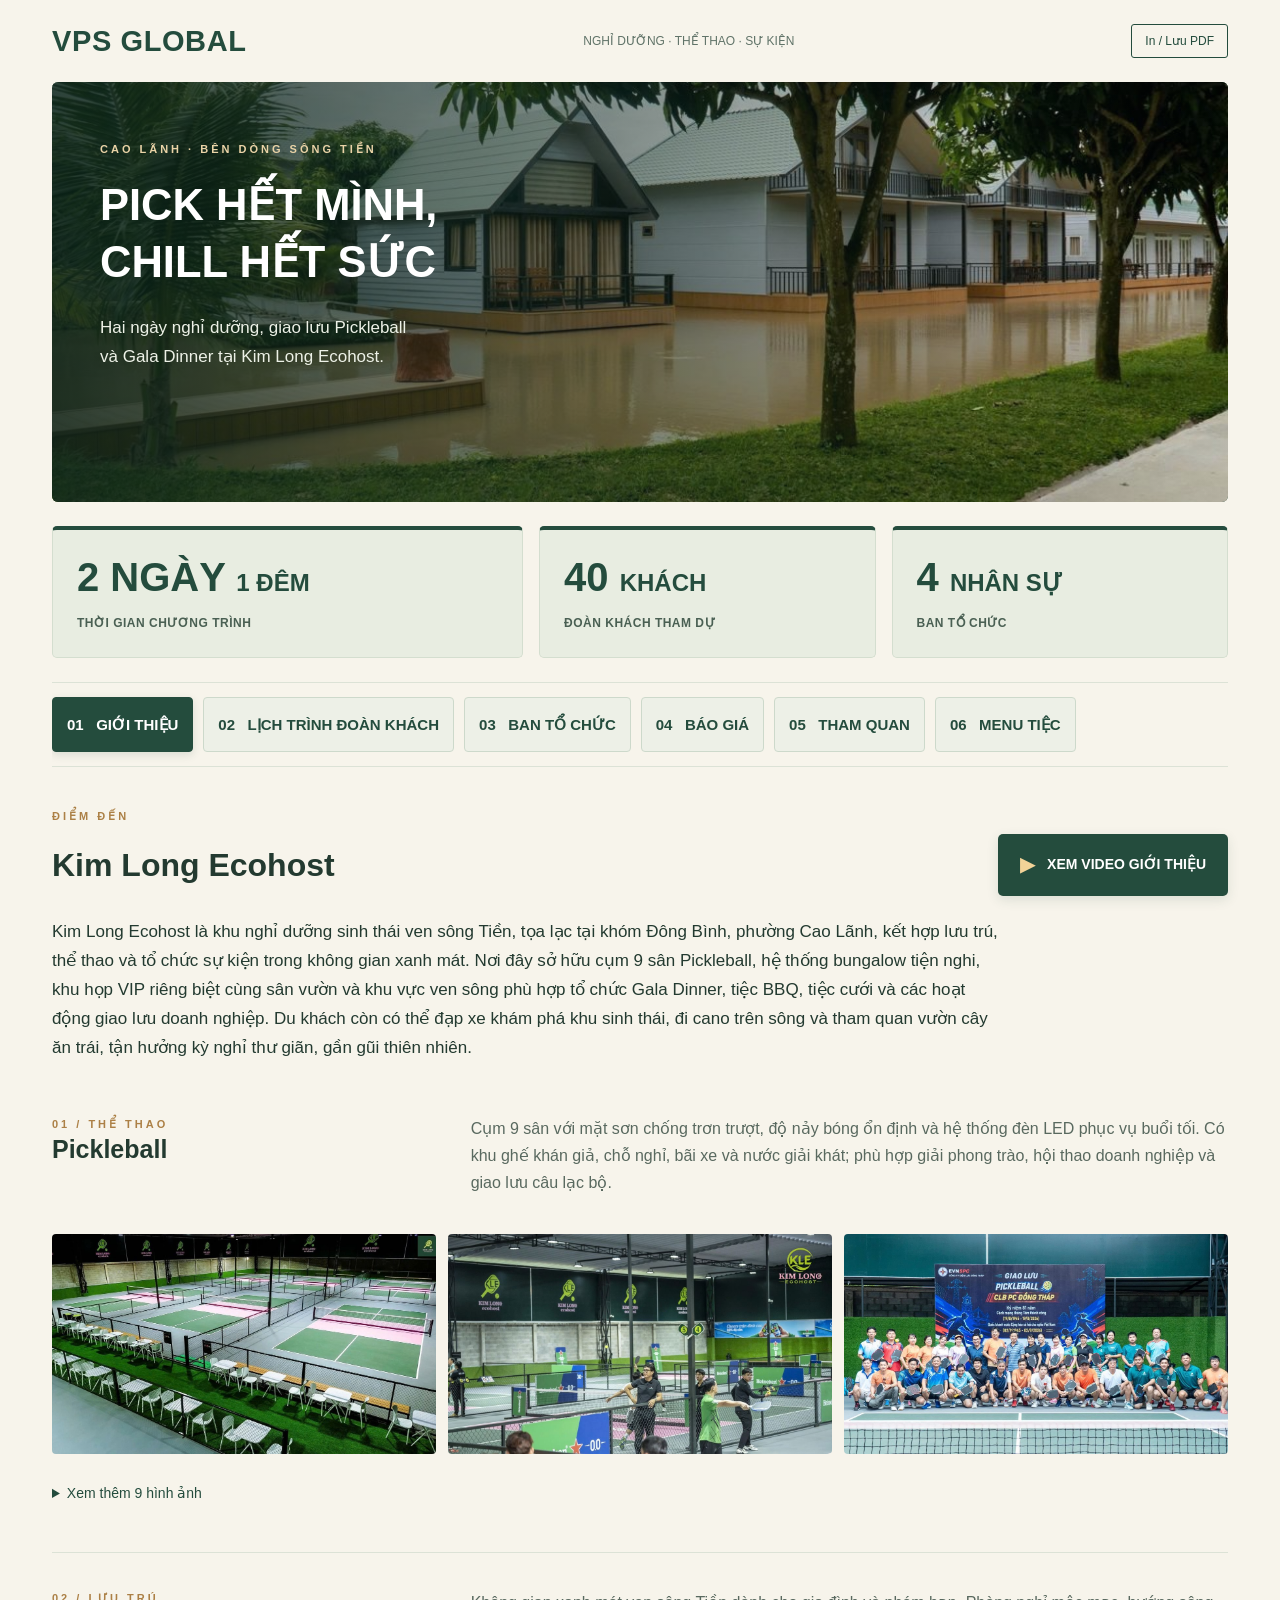
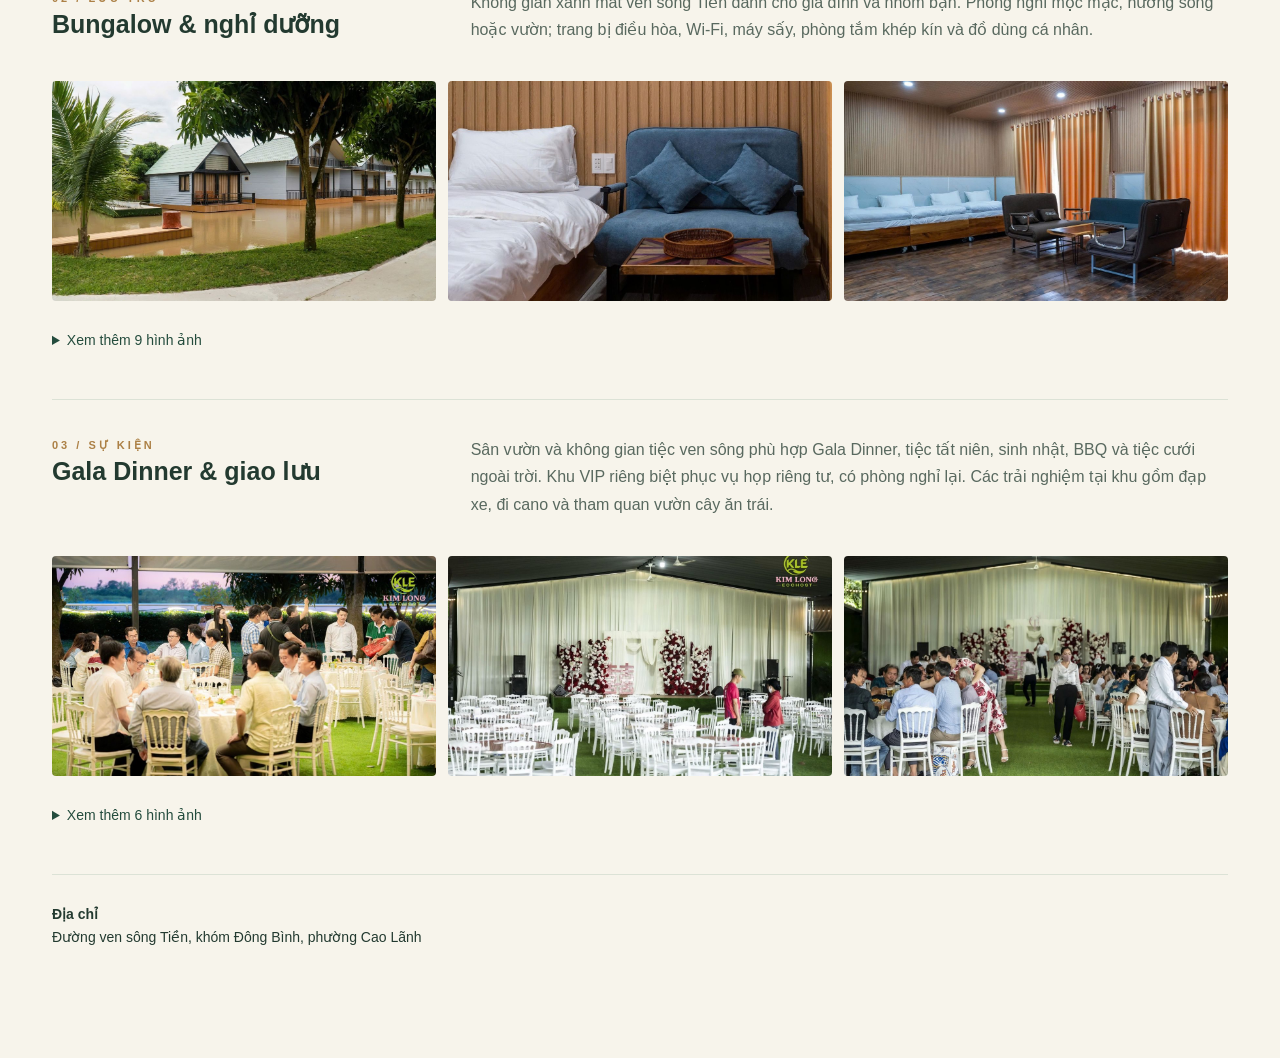
<file: index.html>
<!doctype html><html lang="vi"><head><meta charset="utf-8"><meta name="viewport" content="width=device-width,initial-scale=1"><title>Kim Long Ecohost | Hành trình 2 ngày 1 đêm</title><link rel="stylesheet" href="css/style.css"></head><body><header><div class="brand">VPS GLOBAL</div><div class="tag">NGHỈ DƯỠNG · THỂ THAO · SỰ KIỆN</div><button class="action" onclick="window.print()">In / Lưu PDF</button></header><main><div class="hero"><img src="images/hero.jpg" alt="Bungalow bên mặt nước tại Kim Long Ecohost"><div class="herotext"><div class="eyebrow">Cao Lãnh · Bên dòng sông Tiền</div><h1>PICK HẾT MÌNH,<br>CHILL HẾT SỨC</h1><p>Hai ngày nghỉ dưỡng, giao lưu Pickleball<br>và Gala Dinner tại Kim Long Ecohost.</p></div></div><div class="stats"><div><b>2 NGÀY <em>1 ĐÊM</em></b><span>THỜI GIAN CHƯƠNG TRÌNH</span></div><div><b>40 <em>KHÁCH</em></b><span>ĐOÀN KHÁCH THAM DỰ</span></div><div><b>4 <em>NHÂN SỰ</em></b><span>BAN TỔ CHỨC</span></div></div><nav role="tablist" aria-label="Nội dung chương trình"><button role="tab" id="tab0" aria-controls="panel0" aria-selected="true" tabindex="0" onclick="activate(0)">01 &nbsp; GIỚI THIỆU</button><button role="tab" id="tab1" aria-controls="panel1" aria-selected="false" tabindex="-1" onclick="activate(1)">02 &nbsp; LỊCH TRÌNH ĐOÀN KHÁCH</button><button role="tab" id="tab2" aria-controls="panel2" aria-selected="false" tabindex="-1" onclick="activate(2)">03 &nbsp; BAN TỔ CHỨC</button><button role="tab" id="tab3" aria-controls="panel3" aria-selected="false" tabindex="-1" onclick="activate(3)">04 &nbsp; BÁO GIÁ</button><button role="tab" id="tab4" aria-controls="panel4" aria-selected="false" tabindex="-1" onclick="activate(4)">05 &nbsp; THAM QUAN</button><button role="tab" id="tab5" aria-controls="panel5" aria-selected="false" tabindex="-1" onclick="activate(5)">06 &nbsp; MENU TIỆC</button></nav><section class="panel" id="panel0" role="tabpanel" aria-labelledby="tab0"><div class="eyebrow">Điểm đến</div><div class="destination-head"><h2>Kim Long Ecohost</h2><a class="video-link" href="https://drive.google.com/file/d/1VSKATP3SsjDsM29Dq_Q5nnHWrTXc0Qru/view" target="_blank" rel="noopener noreferrer"><span aria-hidden="true">▶</span> XEM VIDEO GIỚI THIỆU</a></div><p class="lead">Kim Long Ecohost là khu nghỉ dưỡng sinh thái ven sông Tiền, tọa lạc tại khóm Đông Bình, phường Cao Lãnh, kết hợp lưu trú, thể thao và tổ chức sự kiện trong không gian xanh mát. Nơi đây sở hữu cụm 9 sân Pickleball, hệ thống bungalow tiện nghi, khu họp VIP riêng biệt cùng sân vườn và khu vực ven sông phù hợp tổ chức Gala Dinner, tiệc BBQ, tiệc cưới và các hoạt động giao lưu doanh nghiệp. Du khách còn có thể đạp xe khám phá khu sinh thái, đi cano trên sông và tham quan vườn cây ăn trái, tận hưởng kỳ nghỉ thư giãn, gần gũi thiên nhiên.</p><article class="service"><div class="servicehead"><div><div class="eyebrow">01 / THỂ THAO</div><h3>Pickleball</h3></div><p>Cụm 9 sân với mặt sơn chống trơn trượt, độ nảy bóng ổn định và hệ thống đèn LED phục vụ buổi tối. Có khu ghế khán giả, chỗ nghỉ, bãi xe và nước giải khát; phù hợp giải phong trào, hội thao doanh nghiệp và giao lưu câu lạc bộ.</p></div><div class="gallery"><button class="photo" aria-label="Phóng lớn: Pickleball" onclick="zoom(this)"><img loading="lazy" src="images/pickleball-01.jpg" alt="Pickleball"></button><button class="photo" aria-label="Phóng lớn: Pickleball" onclick="zoom(this)"><img loading="lazy" src="images/pickleball-02.jpg" alt="Pickleball"></button><button class="photo" aria-label="Phóng lớn: Pickleball" onclick="zoom(this)"><img loading="lazy" src="images/pickleball-03.jpg" alt="Pickleball"></button></div><details><summary>Xem thêm 9 hình ảnh</summary><div class="gallery"><button class="photo" aria-label="Phóng lớn: Pickleball" onclick="zoom(this)"><img loading="lazy" src="images/pickleball-04.jpg" alt="Pickleball"></button><button class="photo" aria-label="Phóng lớn: Pickleball" onclick="zoom(this)"><img loading="lazy" src="images/pickleball-05.jpg" alt="Pickleball"></button><button class="photo" aria-label="Phóng lớn: Pickleball" onclick="zoom(this)"><img loading="lazy" src="images/pickleball-06.jpg" alt="Pickleball"></button><button class="photo" aria-label="Phóng lớn: Pickleball" onclick="zoom(this)"><img loading="lazy" src="images/pickleball-07.jpg" alt="Pickleball"></button><button class="photo" aria-label="Phóng lớn: Pickleball" onclick="zoom(this)"><img loading="lazy" src="images/pickleball-08.jpg" alt="Pickleball"></button><button class="photo" aria-label="Phóng lớn: Pickleball" onclick="zoom(this)"><img loading="lazy" src="images/pickleball-09.jpg" alt="Pickleball"></button><button class="photo" aria-label="Phóng lớn: Pickleball" onclick="zoom(this)"><img loading="lazy" src="images/pickleball-10.jpg" alt="Pickleball"></button><button class="photo" aria-label="Phóng lớn: Pickleball" onclick="zoom(this)"><img loading="lazy" src="images/pickleball-11.jpg" alt="Pickleball"></button><button class="photo" aria-label="Phóng lớn: Pickleball" onclick="zoom(this)"><img loading="lazy" src="images/pickleball-12.jpg" alt="Pickleball"></button></div></details></article><article class="service"><div class="servicehead"><div><div class="eyebrow">02 / LƯU TRÚ</div><h3>Bungalow & nghỉ dưỡng</h3></div><p>Không gian xanh mát ven sông Tiền dành cho gia đình và nhóm bạn. Phòng nghỉ mộc mạc, hướng sông hoặc vườn; trang bị điều hòa, Wi-Fi, máy sấy, phòng tắm khép kín và đồ dùng cá nhân.</p></div><div class="gallery"><button class="photo" aria-label="Phóng lớn: Bungalow & nghỉ dưỡng" onclick="zoom(this)"><img loading="lazy" src="images/hero.jpg" alt="Bungalow & nghỉ dưỡng"></button><button class="photo" aria-label="Phóng lớn: Bungalow & nghỉ dưỡng" onclick="zoom(this)"><img loading="lazy" src="images/bungalow-01.jpg" alt="Bungalow & nghỉ dưỡng"></button><button class="photo" aria-label="Phóng lớn: Bungalow & nghỉ dưỡng" onclick="zoom(this)"><img loading="lazy" src="images/bungalow-02.jpg" alt="Bungalow & nghỉ dưỡng"></button></div><details><summary>Xem thêm 9 hình ảnh</summary><div class="gallery"><button class="photo" aria-label="Phóng lớn: Bungalow & nghỉ dưỡng" onclick="zoom(this)"><img loading="lazy" src="images/bungalow-03.jpg" alt="Bungalow & nghỉ dưỡng"></button><button class="photo" aria-label="Phóng lớn: Bungalow & nghỉ dưỡng" onclick="zoom(this)"><img loading="lazy" src="images/bungalow-04.jpg" alt="Bungalow & nghỉ dưỡng"></button><button class="photo" aria-label="Phóng lớn: Bungalow & nghỉ dưỡng" onclick="zoom(this)"><img loading="lazy" src="images/bungalow-05.jpg" alt="Bungalow & nghỉ dưỡng"></button><button class="photo" aria-label="Phóng lớn: Bungalow & nghỉ dưỡng" onclick="zoom(this)"><img loading="lazy" src="images/bungalow-06.jpg" alt="Bungalow & nghỉ dưỡng"></button><button class="photo" aria-label="Phóng lớn: Bungalow & nghỉ dưỡng" onclick="zoom(this)"><img loading="lazy" src="images/bungalow-07.jpg" alt="Bungalow & nghỉ dưỡng"></button><button class="photo" aria-label="Phóng lớn: Bungalow & nghỉ dưỡng" onclick="zoom(this)"><img loading="lazy" src="images/bungalow-08.jpg" alt="Bungalow & nghỉ dưỡng"></button><button class="photo" aria-label="Phóng lớn: Bungalow & nghỉ dưỡng" onclick="zoom(this)"><img loading="lazy" src="images/bungalow-09.jpg" alt="Bungalow & nghỉ dưỡng"></button><button class="photo" aria-label="Phóng lớn: Bungalow & nghỉ dưỡng" onclick="zoom(this)"><img loading="lazy" src="images/bungalow-10.jpg" alt="Bungalow & nghỉ dưỡng"></button><button class="photo" aria-label="Phóng lớn: Bungalow & nghỉ dưỡng" onclick="zoom(this)"><img loading="lazy" src="images/bungalow-11.jpg" alt="Bungalow & nghỉ dưỡng"></button></div></details></article><article class="service"><div class="servicehead"><div><div class="eyebrow">03 / SỰ KIỆN</div><h3>Gala Dinner & giao lưu</h3></div><p>Sân vườn và không gian tiệc ven sông phù hợp Gala Dinner, tiệc tất niên, sinh nhật, BBQ và tiệc cưới ngoài trời. Khu VIP riêng biệt phục vụ họp riêng tư, có phòng nghỉ lại. Các trải nghiệm tại khu gồm đạp xe, đi cano và tham quan vườn cây ăn trái.</p></div><div class="gallery"><button class="photo" aria-label="Phóng lớn: Gala Dinner & giao lưu" onclick="zoom(this)"><img loading="lazy" src="images/gala-dinner-01.jpg" alt="Gala Dinner & giao lưu"></button><button class="photo" aria-label="Phóng lớn: Gala Dinner & giao lưu" onclick="zoom(this)"><img loading="lazy" src="images/gala-dinner-02.jpg" alt="Gala Dinner & giao lưu"></button><button class="photo" aria-label="Phóng lớn: Gala Dinner & giao lưu" onclick="zoom(this)"><img loading="lazy" src="images/gala-dinner-03.jpg" alt="Gala Dinner & giao lưu"></button></div><details><summary>Xem thêm 6 hình ảnh</summary><div class="gallery"><button class="photo" aria-label="Phóng lớn: Gala Dinner & giao lưu" onclick="zoom(this)"><img loading="lazy" src="images/gala-dinner-04.jpg" alt="Gala Dinner & giao lưu"></button><button class="photo" aria-label="Phóng lớn: Gala Dinner & giao lưu" onclick="zoom(this)"><img loading="lazy" src="images/gala-dinner-05.jpg" alt="Gala Dinner & giao lưu"></button><button class="photo" aria-label="Phóng lớn: Gala Dinner & giao lưu" onclick="zoom(this)"><img loading="lazy" src="images/gala-dinner-06.jpg" alt="Gala Dinner & giao lưu"></button><button class="photo" aria-label="Phóng lớn: Gala Dinner & giao lưu" onclick="zoom(this)"><img loading="lazy" src="images/gala-dinner-07.jpg" alt="Gala Dinner & giao lưu"></button><button class="photo" aria-label="Phóng lớn: Gala Dinner & giao lưu" onclick="zoom(this)"><img loading="lazy" src="images/gala-dinner-08.jpg" alt="Gala Dinner & giao lưu"></button><button class="photo" aria-label="Phóng lớn: Gala Dinner & giao lưu" onclick="zoom(this)"><img loading="lazy" src="images/gala-dinner-09.jpg" alt="Gala Dinner & giao lưu"></button></div></details></article><div class="contact"><div><b>Địa chỉ</b><br>Đường ven sông Tiền, khóm Đông Bình, phường Cao Lãnh</div></div></section><section class="panel" hidden id="panel1" role="tabpanel" aria-labelledby="tab1"><div class="sectiontop"><div><div class="eyebrow">40 khách · 2 ngày 1 đêm</div><h2>Lịch trình đoàn khách</h2></div><span class="status">Dự kiến</span></div><p class="sub">Ngày khởi hành: chờ xác nhận.</p><div class="day-block day-1"><div class="day-heading"><strong>NGÀY 01</strong><span>Khởi hành · Pickleball · Gala Dinner</span></div><div class="tablewrap"><table><thead><tr><th>Thời gian</th><th>Nội dung</th></tr></thead><tbody><tr><td>06:00–11:00</td><td>Đón tại TP.HCM, di chuyển đến Cao Lãnh, ăn sáng dọc đường</td></tr><tr><td>11:00–13:30</td><td>Ăn trưa, nghỉ ngơi, nhận bungalow theo giờ khu xác nhận</td></tr><tr><td>13:30–17:30</td><td>Giải Pickleball, trải nghiệm đời sống và thư giãn tại khu</td></tr><tr><td>17:30–18:30</td><td>Tắm, nghỉ ngơi, chuẩn bị gala</td></tr><tr><td>18:30–21:30</td><td>Gala Dinner, trao giải và giao lưu, nghỉ đêm tại bungalow</td></tr></tbody></table></div></div><div class="day-block day-2"><div class="day-heading"><strong>NGÀY 02</strong><span>Thư giãn · Trở về TP.HCM</span></div><div class="tablewrap"><table><thead><tr><th>Thời gian</th><th>Nội dung</th></tr></thead><tbody><tr><td>06:30–08:30</td><td>Dạo bộ, cà phê, ăn sáng tại khu</td></tr><tr><td>08:30–09:00</td><td>Trả phòng, chụp ảnh đoàn, khởi hành về TP.HCM</td></tr><tr><td>09:00–13:30</td><td>Di chuyển, nghỉ giữa chặng và trả khách tại điểm đón</td></tr></tbody></table></div></div><div class="note">Giờ nhận phòng theo bảng giá: <b>13:00</b>; giờ trả phòng: <b>12:00</b>. Đoàn dự kiến trả phòng sớm lúc 08:30–09:00 ngày 2. Lịch thi đấu và hoạt động có thể điều chỉnh sau khi chốt với khu.</div></section><section class="panel" hidden id="panel2" role="tabpanel" aria-labelledby="tab2"><div class="sectiontop"><div><div class="eyebrow">04 nhân sự · phối hợp vận hành</div><h2>Lịch trình ban tổ chức</h2></div><span class="status">Phương án đề xuất</span></div><p class="sub">Phân công bên dưới được đề xuất theo lịch đoàn; chưa có tên nhân sự và chưa phải lịch đã xác nhận.</p><div class="roles"><div class="role"><span class="eyebrow">BTC 01</span><b>Trưởng đoàn / điều phối</b><p>Làm việc với Kim Long, quản lý lịch trình và xử lý phát sinh.</p></div><div class="role"><span class="eyebrow">BTC 02</span><b>Phụ trách Pickleball</b><p>Danh sách thi đấu, chia bảng, phối hợp trọng tài, tổng hợp kết quả.</p></div><div class="role"><span class="eyebrow">BTC 03</span><b>Hậu cần / lưu trú</b><p>Điểm danh, xe, suất ăn, phân phòng, nhận và trả phòng.</p></div><div class="role"><span class="eyebrow">BTC 04</span><b>Gala / truyền thông</b><p>Kịch bản gala, âm thanh, trao giải và ghi nhận hình ảnh.</p></div></div><div class="day-block day-1"><div class="day-heading"><strong>NGÀY 01</strong><span>Đón đoàn · Điều phối giải · Vận hành gala</span></div><div class="tablewrap"><table><thead><tr><th>Thời gian</th><th>Công việc</th><th>Phụ trách</th></tr></thead><tbody><tr><td>05:30–06:00</td><td>Kiểm tra xe, danh sách 40 khách, hành lý và vật tư.</td><td>BTC 01 + 03</td></tr><tr><td>06:00–11:00</td><td>Điểm danh khi lên/xuống xe; liên hệ khu xác nhận ăn trưa, phòng, sân và gala.</td><td>Cả 4 nhân sự</td></tr><tr><td>11:00–13:30</td><td>Điều phối ăn trưa, nhận phòng; kiểm tra sân, bóng, bảng đấu và khu tổ chức gala.</td><td>01 điều phối · 02 sân · 03 phòng · 04 gala</td></tr><tr><td>13:30–17:30</td><td>Vận hành giải; hỗ trợ khách không thi đấu; ghi nhận hình ảnh, tổng hợp kết quả.</td><td>Cả 4 nhân sự theo phân công</td></tr><tr><td>17:30–18:30</td><td>Chốt kết quả, giải thưởng; kiểm tra bàn tiệc, âm thanh và kịch bản gala.</td><td>02 kết quả · 04 gala · 01 + 03 hậu cần</td></tr><tr><td>18:30–21:30</td><td>Điều phối gala, trao giải, giao lưu; kiểm tra khách về khu lưu trú.</td><td>Cả 4 nhân sự</td></tr></tbody></table></div></div><div class="day-block day-2"><div class="day-heading"><strong>NGÀY 02</strong><span>Ăn sáng · Trả phòng · Tiễn đoàn</span></div><div class="tablewrap"><table><thead><tr><th>Thời gian</th><th>Công việc</th><th>Phụ trách</th></tr></thead><tbody><tr><td>06:30–08:30</td><td>Phối hợp ăn sáng, nhắc lịch trả phòng và kiểm tra chi phí phát sinh.</td><td>BTC 01 + 03; 02 + 04 hỗ trợ</td></tr><tr><td>08:30–09:00</td><td>Thu chìa khóa, kiểm tra hành lý, chụp ảnh đoàn và điểm danh lên xe.</td><td>Cả 4 nhân sự</td></tr><tr><td>09:00–13:30</td><td>Theo đoàn về TP.HCM, điểm danh tại điểm nghỉ, trả khách và kết thúc chương trình.</td><td>Cả 4 nhân sự</td></tr></tbody></table></div></div><div class="note"><strong>Quy mô phục vụ cần báo giá: 44 người</strong>40 khách + 4 nhân sự BTC. Chốt riêng phương án lưu trú và suất ăn cho BTC; trọng tài, MC, kỹ thuật và nhiếp ảnh chuyên trách (nếu thuê) chưa nằm trong cơ cấu 4 người này.</div></section><section class="panel" hidden id="panel3" role="tabpanel" aria-labelledby="tab3"><div class="sectiontop"><div><div class="eyebrow">Thông tin chi phí · bản sơ bộ</div><h2>Báo giá dịch vụ</h2></div><span class="status">Đang cập nhật</span></div><p>Giá lưu trú, Pickleball và Gala Dinner theo bảng giá Kim Long cung cấp. Nhập số lượng ở từng bảng, thành tiền và tổng dự toán tự cập nhật.</p><div class="summary" aria-live="polite"><div class="eyebrow">Tổng dự toán tạm tính</div><table class="sumtable"><tbody><tr><td>Lưu trú</td><td class="num" data-sum="quote-luutru">0 đ</td></tr><tr><td>Pickleball</td><td class="num" data-sum="quote-pickleball">0 đ</td></tr><tr><td>Gala Dinner</td><td class="num" data-sum="quote-gala">0 đ</td></tr></tbody><tfoot><tr><td>Tổng cộng</td><td class="num" id="grand-total">0 đ</td></tr></tfoot></table><p>Chưa gồm ăn uống khác, trải nghiệm, vận chuyển, VAT và phí phục vụ.</p></div><h3>Lưu trú</h3><div class="tablewrap"><table class="quote" id="quote-luutru"><thead><tr><th>Loại phòng</th><th>Vị trí</th><th class="num">Số lượng</th><th>ĐVT</th><th class="num">Giá tham khảo</th><th class="num">Thành tiền</th></tr></thead><tbody><tr data-price="590000"><td>Double/twin loại 1</td><td>Tầng 1</td><td class="num"><input class="qty" id="qty-luutru-0" type="number" inputmode="numeric" min="0" step="1" value="10" aria-label="Số lượng Double/twin loại 1"></td><td>phòng</td><td class="num">590.000 đ</td><td class="num amount">0 đ</td></tr><tr data-price="890000"><td>Phòng triple</td><td>Tầng 1</td><td class="num"><input class="qty" id="qty-luutru-1" type="number" inputmode="numeric" min="0" step="1" value="3" aria-label="Số lượng Phòng triple"></td><td>phòng</td><td class="num">890.000 đ</td><td class="num amount">0 đ</td></tr><tr data-price="1050000"><td>Phòng family</td><td>Tầng 1</td><td class="num"><input class="qty" id="qty-luutru-2" type="number" inputmode="numeric" min="0" step="1" value="1" aria-label="Số lượng Phòng family"></td><td>phòng</td><td class="num">1.050.000 đ</td><td class="num amount">0 đ</td></tr><tr data-price="1690000"><td>Đặc biệt nguyên bungalow</td><td>Tầng 1</td><td class="num"><input class="qty" id="qty-luutru-3" type="number" inputmode="numeric" min="0" step="1" value="3" aria-label="Số lượng Đặc biệt nguyên bungalow"></td><td>căn</td><td class="num">1.690.000 đ</td><td class="num amount">0 đ</td></tr><tr data-price="180000"><td>Giường phụ</td><td>Theo yêu cầu</td><td class="num"><input class="qty" id="qty-luutru-4" type="number" inputmode="numeric" min="0" step="1" value="0" aria-label="Số lượng Giường phụ"></td><td>giường</td><td class="num">180.000 đ/giường/đêm</td><td class="num amount">0 đ</td></tr></tbody><tfoot><tr><td colspan="5">Tổng cộng lưu trú <span class="hint">(1 đêm)</span></td><td class="num" id="total-luutru">0 đ</td></tr></tfoot></table></div><div class="note"><strong>Điều kiện lưu trú theo bảng giá</strong>Đã bao gồm ăn sáng tiêu chuẩn. Nhận phòng 13:00 · Trả phòng 12:00. Giá có thể thay đổi theo giai đoạn và thương lượng.<br><br>Bảng gốc chỉ ghi rõ đơn vị “/giường/đêm” cho giường phụ; đơn vị tính của 4 hạng phòng, sức chứa, VAT và tình trạng phòng theo ngày cần được Kim Long xác nhận. Số lượng trong bảng không đồng nghĩa số phòng còn trống.</div><h3 style="margin-top:35px">Pickleball</h3><div class="tablewrap"><table class="quote" id="quote-pickleball" data-label="Pickleball"><thead><tr><th>Hạng mục</th><th class="num">Số lượng</th><th>ĐVT</th><th class="num">Đơn giá</th><th class="num">Thành tiền</th><th>Ghi chú</th></tr></thead><tbody><tr data-price="110000"><td>Sân pickleball</td><td class="num"><input class="qty" id="qty-pickleball-0" type="number" inputmode="decimal" min="0" step="any" value="1" aria-label="Số lượng Sân pickleball"></td><td class="unit">giờ/sân</td><td class="num">110.000 đ</td><td class="num amount">0 đ</td><td class="note-col">Tính từ thời điểm bắt đầu đến kết thúc</td></tr><tr data-price="120000"><td>Trọng tài sân</td><td class="num"><input class="qty" id="qty-pickleball-1" type="number" inputmode="decimal" min="0" step="any" value="1" aria-label="Số lượng Trọng tài sân"></td><td class="unit">giờ/người</td><td class="num">120.000 đ</td><td class="num amount">0 đ</td><td class="note-col">1 sân 1 trọng tài</td></tr><tr data-price="130000"><td>Trọng tài điều hành</td><td class="num"><input class="qty" id="qty-pickleball-2" type="number" inputmode="decimal" min="0" step="any" value="1" aria-label="Số lượng Trọng tài điều hành"></td><td class="unit">giờ/người</td><td class="num">130.000 đ</td><td class="num amount">0 đ</td><td class="note-col">Điều hành cả giải</td></tr><tr data-price="150000"><td>Banh thi đấu Zoker</td><td class="num"><input class="qty" id="qty-pickleball-3" type="number" inputmode="decimal" min="0" step="any" value="1" aria-label="Số lượng Banh thi đấu Zoker"></td><td class="unit">hộp</td><td class="num">150.000 đ</td><td class="num amount">0 đ</td><td class="note-col"></td></tr><tr data-price="1000000"><td>Chụp hình</td><td class="num"><input class="qty" id="qty-pickleball-4" type="number" inputmode="decimal" min="0" step="any" value="2" aria-label="Số lượng Chụp hình"></td><td class="unit">người/buổi</td><td class="num">1.000.000 đ</td><td class="num amount">0 đ</td><td class="note-col"></td></tr><tr data-price="45000"><td>Huy chương</td><td class="num"><input class="qty" id="qty-pickleball-5" type="number" inputmode="decimal" min="0" step="any" value="1" aria-label="Số lượng Huy chương"></td><td class="unit">cái</td><td class="num">45.000 đ</td><td class="num amount">0 đ</td><td class="note-col">Tùy mẫu</td></tr><tr data-price="400000"><td>Cúp vô địch</td><td class="num"><input class="qty" id="qty-pickleball-6" type="number" inputmode="decimal" min="0" step="any" value="1" aria-label="Số lượng Cúp vô địch"></td><td class="unit">cái</td><td class="num">400.000 đ</td><td class="num amount">0 đ</td><td class="note-col">Tùy mẫu</td></tr><tr data-price="0"><td>Âm thanh điều phối giải</td><td class="num"><input class="qty" id="qty-pickleball-7" type="number" inputmode="decimal" min="0" step="any" value="1" aria-label="Số lượng Âm thanh điều phối giải"></td><td class="unit">gói</td><td class="num">—</td><td class="num amount">0 đ</td><td class="note-col">Kim Long hỗ trợ, không tính phí</td></tr></tbody><tfoot><tr><td colspan="4">Tổng cộng Pickleball</td><td class="num">0 đ</td><td></td></tr></tfoot></table></div><h3 style="margin-top:35px">Gala Dinner</h3><div class="tablewrap"><table class="quote" id="quote-gala" data-label="Gala Dinner"><thead><tr><th>Hạng mục</th><th class="num">Số lượng</th><th>ĐVT</th><th class="num">Đơn giá</th><th class="num">Thành tiền</th><th>Ghi chú</th></tr></thead><tbody><tr data-price="105000"><td>Backdrop sân khấu chính</td><td class="num"><input class="qty" id="qty-gala-0" type="number" inputmode="decimal" min="0" step="any" value="19.2" aria-label="Số lượng Backdrop sân khấu chính"></td><td class="unit">m²</td><td class="num">105.000 đ</td><td class="num amount">0 đ</td><td class="note-col">Kích thước 3 × 6,4 m</td></tr><tr data-price="105000"><td>Bangdron cổng chính</td><td class="num"><input class="qty" id="qty-gala-1" type="number" inputmode="decimal" min="0" step="any" value="7.66" aria-label="Số lượng Bangdron cổng chính"></td><td class="unit">m²</td><td class="num">105.000 đ</td><td class="num amount">0 đ</td><td class="note-col">Kích thước 1 × 7,66 m</td></tr><tr data-price="105000"><td>Phướn hội thao</td><td class="num"><input class="qty" id="qty-gala-2" type="number" inputmode="decimal" min="0" step="any" value="1" aria-label="Số lượng Phướn hội thao"></td><td class="unit">m²</td><td class="num">105.000 đ</td><td class="num amount">0 đ</td><td class="note-col">Kích thước 0,8 × 2 m (tùy số lượng)</td></tr><tr data-price="20000"><td>Combo giữa giờ cho VĐV</td><td class="num"><input class="qty" id="qty-gala-3" type="number" inputmode="decimal" min="0" step="any" value="1" aria-label="Số lượng Combo giữa giờ cho VĐV"></td><td class="unit">phần</td><td class="num">20.000 đ</td><td class="num amount">0 đ</td><td class="note-col">Chuối + trứng + suối/người</td></tr><tr data-price="2500000"><td>Âm thanh tiệc liên hoan</td><td class="num"><input class="qty" id="qty-gala-4" type="number" inputmode="decimal" min="0" step="any" value="1" aria-label="Số lượng Âm thanh tiệc liên hoan"></td><td class="unit">gói</td><td class="num">2.500.000 đ</td><td class="num amount">0 đ</td><td class="note-col">Có karaoke</td></tr><tr data-price="5000000"><td>MC khai mạc + Gala</td><td class="num"><input class="qty" id="qty-gala-5" type="number" inputmode="decimal" min="0" step="any" value="1" aria-label="Số lượng MC khai mạc + Gala"></td><td class="unit">người</td><td class="num">5.000.000 đ</td><td class="num amount">0 đ</td><td class="note-col">MC nữ</td></tr><tr data-price="2500000" id="row-bantiec"><td>Bàn tiệc</td><td class="num"><input class="qty" id="qty-gala-6" type="number" inputmode="decimal" min="0" step="any" value="1" aria-label="Số lượng Bàn tiệc"></td><td class="unit">bàn</td><td class="num">2.500.000 đ</td><td class="num amount">0 đ</td><td class="note-col">Dự kiến (thực đơn kèm theo)</td></tr></tbody><tfoot><tr><td colspan="4">Tổng cộng Gala Dinner</td><td class="num">0 đ</td><td></td></tr></tfoot></table></div><h3 style="margin-top:35px">Các dịch vụ chờ báo giá</h3><div class="tablewrap"><table><thead><tr><th>Nhóm dịch vụ</th><th>Hạng mục cần xác nhận</th><th>Trạng thái</th></tr></thead><tbody><tr><td>Ăn uống khác</td><td>Ăn sáng ngày 1, ăn trưa ngày 1; suất ăn và chính sách áp dụng cho 4 nhân sự BTC.</td><td><span class="status">Đang cập nhật</span></td></tr><tr><td>Trải nghiệm</td><td>Xe đạp, cano, tham quan vườn; số lượng và thời lượng sử dụng.</td><td><span class="status">Đang cập nhật</span></td></tr><tr><td>Vận chuyển</td><td>Xe TP.HCM – Cao Lãnh khứ hồi, phí cầu đường/bãi xe và chi phí tài xế (đơn vị cung cấp chờ chốt).</td><td><span class="status">Đang cập nhật</span></td></tr><tr><td>Điều kiện báo giá</td><td>VAT, phí phục vụ, đặt cọc/thanh toán, hủy/đổi và thời hạn hiệu lực.</td><td><span class="status">Đang cập nhật</span></td></tr></tbody></table></div><div class="note"><strong>Tổng dự toán hiện gồm lưu trú, Pickleball và Gala Dinner</strong>Chờ chốt cơ cấu phòng đủ cho 40 khách + 4 BTC, số lượng dịch vụ, đơn giá và các khoản phí. Các mục chưa báo giá không được tính là 0 đồng. Ăn sáng đã nằm trong giá phòng cần được đối chiếu theo số người được bao gồm để tránh tính trùng.</div></section><section class="panel" hidden id="panel4" role="tabpanel" aria-labelledby="tab4"><div class="eyebrow">Khám phá Đồng Tháp · lựa chọn thêm</div><h2>Một buổi quanh Cao Lãnh</h2><p class="lead">Các điểm tham quan phù hợp xây dựng một buổi khám phá khoảng <b>3–4 tiếng</b>. Chọn một tuyến bên dưới; không ghép cả bốn điểm trong cùng một buổi.</p><div class="note"><strong>Thời gian là ước tính lập kế hoạch</strong>Các tuyến dự kiến tính cả di chuyển khứ hồi từ Kim Long Ecohost, tham quan và tập trung đoàn; chưa phải thời gian đã đo theo tuyến xe. BTC cần xác nhận đường đi, giờ mở cửa và khả năng đón 44 người trước khi chốt.</div><div class="places-grid"><article class="place-card"><button class="photo" onclick="zoom(this)" aria-label="Phóng lớn ảnh Khu di tích Nguyễn Sinh Sắc"><img loading="lazy" src="images/nguyen-sinh-sac-01.jpg" alt="Ảnh tham khảo Khu di tích Nguyễn Sinh Sắc"></button><div class="place-body"><div class="eyebrow">VĂN HÓA · LỊCH SỬ</div><h3>Khu di tích Nguyễn Sinh Sắc</h3><p>Không gian tưởng niệm cụ Phó bảng Nguyễn Sinh Sắc, thân sinh Chủ tịch Hồ Chí Minh. Có khu mộ, nhà trưng bày, mô hình nhà sàn Bác Hồ và khu tái hiện làng Hòa An xưa; phù hợp nghe thuyết minh, tìm hiểu lịch sử và dạo bộ.</p><span class="place-time">◷ 60–90 phút tại điểm · đề xuất</span><p class="sub" style="margin-top:14px">Ghép cùng Văn Thánh Miếu cho một buổi tham quan nội ô nhẹ nhàng.</p><div class="place-links"><a href="https://www.google.com/maps/search/?api=1&query=Khu%20di%20t%C3%ADch%20Nguy%E1%BB%85n%20Sinh%20S%E1%BA%AFc%20%C4%90%E1%BB%93ng%20Th%C3%A1p" target="_blank" rel="noopener">Xem bản đồ ↗</a><a href="https://dulich.dongthap.gov.vn/vi/ditichnguyensinhsac" target="_blank" rel="noopener">Thông tin & nguồn ảnh ↗</a></div><p class="credit">Ảnh tham khảo: Cổng du lịch Đồng Tháp. Cảnh quan có thể thay đổi theo mùa.</p></div></article><article class="place-card"><button class="photo" onclick="zoom(this)" aria-label="Phóng lớn ảnh Văn Thánh Miếu Cao Lãnh"><img loading="lazy" src="images/van-thanh-mieu-01.jpg" alt="Ảnh tham khảo Văn Thánh Miếu Cao Lãnh"></button><div class="place-body"><div class="eyebrow">KIẾN TRÚC · VĂN HÓA</div><h3>Văn Thánh Miếu Cao Lãnh</h3><p>Di tích gắn với truyền thống hiếu học và Nho học của Cao Lãnh. Du khách có thể tìm hiểu kiến trúc, dạo không gian Văn Miếu và chụp ảnh; phù hợp làm điểm dừng ngắn trong hành trình khám phá trung tâm.</p><span class="place-time">◷ 30–45 phút tại điểm · đề xuất</span><p class="sub" style="margin-top:14px">Có thể kết hợp Khu di tích Nguyễn Sinh Sắc; liên hệ trước nếu muốn vào khu thờ tự.</p><div class="place-links"><a href="https://www.google.com/maps/search/?api=1&query=V%C4%83n%20Th%C3%A1nh%20Mi%E1%BA%BFu%20Cao%20L%C3%A3nh%20%C4%90%E1%BB%93ng%20Th%C3%A1p" target="_blank" rel="noopener">Xem bản đồ ↗</a><a href="https://scov.gov.vn/dat-nuoc-con-nguoi/dat-nuoc-viet-nam/van-thanh-mieu-cao-lanh.html" target="_blank" rel="noopener">Thông tin & nguồn ảnh ↗</a></div><p class="credit">Ảnh tham khảo: Ủy ban Nhà nước về người Việt Nam ở nước ngoài. Cảnh quan có thể thay đổi theo mùa.</p></div></article><article class="place-card"><button class="photo" onclick="zoom(this)" aria-label="Phóng lớn ảnh Khu du lịch sinh thái Gáo Giồng"><img loading="lazy" src="images/gao-giong-01.jpg" alt="Ảnh tham khảo Khu du lịch sinh thái Gáo Giồng"></button><div class="place-body"><div class="eyebrow">RỪNG TRÀM · CHIM NƯỚC</div><h3>Khu du lịch sinh thái Gáo Giồng</h3><p>Không gian rừng tràm và đất ngập nước đặc trưng của Đồng Tháp Mười. Trải nghiệm nổi bật là đi xuồng, ngắm cảnh và quan sát chim nước; số lượng chim nhìn thấy thay đổi theo mùa và thời điểm trong ngày.</p><span class="place-time">◷ 90–120 phút tại điểm · đề xuất</span><p class="sub" style="margin-top:14px">Dành riêng một buổi khoảng 3–4 tiếng. Đoàn 44 người cần đặt trước xuồng, chia nhóm và xác nhận thời gian chờ.</p><div class="place-links"><a href="https://www.google.com/maps/search/?api=1&query=Khu%20du%20l%E1%BB%8Bch%20sinh%20th%C3%A1i%20G%C3%A1o%20Gi%E1%BB%93ng%20%C4%90%E1%BB%93ng%20Th%C3%A1p" target="_blank" rel="noopener">Xem bản đồ ↗</a><a href="https://www.vietnamairlines.com/go/vi/plan-book/travel/travel-guide/gao-giong" target="_blank" rel="noopener">Thông tin & nguồn ảnh ↗</a></div><p class="credit">Ảnh tham khảo: Vietnam Airlines. Cảnh quan có thể thay đổi theo mùa.</p></div></article><article class="place-card"><button class="photo" onclick="zoom(this)" aria-label="Phóng lớn ảnh Khu di tích Xẻo Quýt"><img loading="lazy" src="images/xeo-quyt-01.jpg" alt="Ảnh tham khảo Khu di tích Xẻo Quýt"></button><div class="place-body"><div class="eyebrow">LỊCH SỬ · SINH THÁI</div><h3>Khu di tích Xẻo Quýt</h3><p>Căn cứ lịch sử nằm giữa không gian rừng tràm xanh mát. Du khách có thể tìm hiểu dấu tích kháng chiến, đi bộ dưới tán rừng hoặc trải nghiệm xuồng theo điều kiện phục vụ, kết hợp khám phá cảnh quan sông nước.</p><span class="place-time">◷ 90–120 phút tại điểm · đề xuất</span><p class="sub" style="margin-top:14px">Nên dành khoảng 4 tiếng cho cả buổi; chỉ chọn một điểm. Cần xác nhận xe lớn tiếp cận, xuồng và thuyết minh trước ngày đi.</p><div class="place-links"><a href="https://www.google.com/maps/search/?api=1&query=Khu%20di%20t%C3%ADch%20X%E1%BA%BBo%20Qu%C3%BDt%20%C4%90%E1%BB%93ng%20Th%C3%A1p" target="_blank" rel="noopener">Xem bản đồ ↗</a><a href="https://dulich.dongthap.gov.vn/vi/dulichxeoquitt" target="_blank" rel="noopener">Thông tin & nguồn ảnh ↗</a></div><p class="credit">Ảnh tham khảo: Cổng du lịch Đồng Tháp. Cảnh quan có thể thay đổi theo mùa.</p></div></article></div><h3 style="margin-top:36px">Chọn một trong ba tuyến</h3><div class="tablewrap"><table><thead><tr><th>Tuyến đề xuất</th><th>Thời lượng cả buổi</th><th>Phân bổ dự kiến</th></tr></thead><tbody><tr><td>01 · Văn hóa nội ô<br>Nguyễn Sinh Sắc + Văn Thánh Miếu</td><td>3–3,5 tiếng</td> <td>Di chuyển giữa các điểm và khứ hồi 45–60 phút · Nguyễn Sinh Sắc 75 phút · Văn Thánh Miếu 30–45 phút · tập trung/nghỉ 30 phút.</td></tr><tr><td>02 · Thiên nhiên<br>Gáo Giồng</td><td>3,5–4 tiếng</td><td>Di chuyển khứ hồi 90–120 phút · tham quan 90 phút · tập trung và chờ xuồng 30 phút.</td></tr><tr><td>03 · Lịch sử trong rừng tràm<br>Xẻo Quýt</td><td>Khoảng 4 tiếng</td><td>Di chuyển khứ hồi dự trù 120 phút · tham quan 90 phút · tập trung và chờ dịch vụ 30 phút. Nếu tuyến xe mất lâu hơn, cần kéo dài buổi.</td></tr></tbody></table></div><div class="note"><strong>Gợi ý bố trí vào chương trình</strong>Lịch hiện tại dành chiều ngày 1 cho Pickleball và khởi hành về TP.HCM lúc 09:00 ngày 2. Nếu cả đoàn tham quan, có thể cân nhắc dành 08:00–12:00 ngày 2 và lùi giờ về; cần tính lại ăn trưa, giờ trả khách và trả phòng trước khi đi. Nếu chỉ nhóm không thi đấu tham quan chiều ngày 1, cần bố trí xe và nhân sự riêng.<br><br>Vé, xuồng, thuyết minh, xe và chi phí phát sinh <b>chưa bao gồm trong báo giá</b>. Khung thời gian chưa tính một bữa ăn chính; lịch hiện tại chưa được thay đổi.</div></section><section class="panel" hidden id="panel5" role="tabpanel" aria-labelledby="tab5"><div class="eyebrow">Gala Dinner · thực đơn tiệc Kim Long</div><h2>Chọn menu tiệc</h2><p class="lead">Kim Long có hai gói thực đơn tính theo bàn 10 khách. Chọn một combo và nhập số bàn. Lựa chọn tự cập nhật vào dòng <b>Bàn tiệc</b> ở tab Báo giá.</p><div class="menu-pick" aria-live="polite"><div><span class="eyebrow">Lựa chọn hiện tại</span><b id="menu-choice">Chưa chọn combo</b></div><label for="menu-tables">Số bàn<input class="qty" id="menu-tables" type="number" inputmode="numeric" min="0" step="1" value="1"></label><div class="menu-total"><span class="eyebrow">Thành tiền</span><b id="menu-total">0 đ</b></div></div><div class="pack-tabs" role="group" aria-label="Chọn gói"><button type="button" class="packbtn" aria-pressed="true" data-pack="all">Tất cả</button><button type="button" class="packbtn" aria-pressed="false" data-pack="2500">Gói 2.500.000 đ</button><button type="button" class="packbtn" aria-pressed="false" data-pack="1800">Gói 1.800.000 đ</button></div><div class="menu-pack" id="pack-2500"><div class="pack-head"><button class="photo pack-cover" onclick="zoom(this)" aria-label="Phóng lớn bìa Gói 2.500.000 đ"><img loading="lazy" src="images/menu/2500-bia-thumb.jpg" data-full="images/menu/2500-bia.jpg" alt="Bìa thực đơn Gói 2.500.000 đ"></button><div><div class="eyebrow">Gói 2.500.000 đ</div><h3>2.500.000 đ / bàn 10 khách</h3><p>15 combo. Bấm hình để xem thực đơn gốc.</p></div></div><div class="combo-grid"><article class="combo" data-combo="Combo 01" data-pack="Gói 2.500.000 đ" data-price="2500000" id="combo-2500-01"><button class="photo" onclick="zoom(this)" aria-label="Phóng lớn thực đơn Combo 01 – Gói 2.500.000 đ"><img loading="lazy" src="images/menu/2500-combo-01-thumb.jpg" data-full="images/menu/2500-combo-01.jpg" alt="Thực đơn Combo 01, Gói 2.500.000 đ"></button><div class="combo-body"><div class="combo-head"><b>Combo 01</b><span>6 món</span></div><ul><li>Soup hoành thánh</li><li>Tôm rang me</li><li>Bò lúc lắc khoai tây chiên</li><li>Gà hấp lá chanh</li><li>Bắp bò nấu tiêu xanh - bánh mì</li><li>Tráng miệng: Trái cây</li></ul><button class="pick" type="button" aria-pressed="false">Chọn combo này</button></div></article><article class="combo" data-combo="Combo 02" data-pack="Gói 2.500.000 đ" data-price="2500000" id="combo-2500-02"><button class="photo" onclick="zoom(this)" aria-label="Phóng lớn thực đơn Combo 02 – Gói 2.500.000 đ"><img loading="lazy" src="images/menu/2500-combo-02-thumb.jpg" data-full="images/menu/2500-combo-02.jpg" alt="Thực đơn Combo 02, Gói 2.500.000 đ"></button><div class="combo-body"><div class="combo-head"><b>Combo 02</b><span>6 món</span></div><ul><li>Gỏi bò trộn cải mầm</li><li>Cá tầm nướng muối ớt</li><li>Mực hấp hành cần</li><li>Cơm chiên gà xé</li><li>Gà nấu nấm bánh mì</li><li>Tráng miệng: Trái cây</li></ul><button class="pick" type="button" aria-pressed="false">Chọn combo này</button></div></article><article class="combo" data-combo="Combo 03" data-pack="Gói 2.500.000 đ" data-price="2500000" id="combo-2500-03"><button class="photo" onclick="zoom(this)" aria-label="Phóng lớn thực đơn Combo 03 – Gói 2.500.000 đ"><img loading="lazy" src="images/menu/2500-combo-03-thumb.jpg" data-full="images/menu/2500-combo-03.jpg" alt="Thực đơn Combo 03, Gói 2.500.000 đ"></button><div class="combo-body"><div class="combo-head"><b>Combo 03</b><span>6 món</span></div><ul><li>Soup bắp hải sản</li><li>Mực hấp hành cần</li><li>Cơm chiên dương châu</li><li>Cá diêu hồng sốt chua cay</li><li>Lẩu cá tầm nấu măng chua</li><li>Tráng miệng</li></ul><button class="pick" type="button" aria-pressed="false">Chọn combo này</button></div></article><article class="combo" data-combo="Combo 04" data-pack="Gói 2.500.000 đ" data-price="2500000" id="combo-2500-04"><button class="photo" onclick="zoom(this)" aria-label="Phóng lớn thực đơn Combo 04 – Gói 2.500.000 đ"><img loading="lazy" src="images/menu/2500-combo-04-thumb.jpg" data-full="images/menu/2500-combo-04.jpg" alt="Thực đơn Combo 04, Gói 2.500.000 đ"></button><div class="combo-body"><div class="combo-head"><b>Combo 04</b><span>6 món</span></div><ul><li>Gỏi bò bóp thấu</li><li>Sườn xào chua ngọt</li><li>Gà hấp mắm nhĩ</li><li>Giò heo chiên giòn</li><li>Lẩu cá tầm nấu măng chua</li><li>Tráng miệng: Trái cây</li></ul><button class="pick" type="button" aria-pressed="false">Chọn combo này</button></div></article><article class="combo" data-combo="Combo 05" data-pack="Gói 2.500.000 đ" data-price="2500000" id="combo-2500-05"><button class="photo" onclick="zoom(this)" aria-label="Phóng lớn thực đơn Combo 05 – Gói 2.500.000 đ"><img loading="lazy" src="images/menu/2500-combo-05-thumb.jpg" data-full="images/menu/2500-combo-05.jpg" alt="Thực đơn Combo 05, Gói 2.500.000 đ"></button><div class="combo-body"><div class="combo-head"><b>Combo 05</b><span>6 món</span></div><ul><li>Cơm hấp lá sen</li><li>Mực hấp hành gừng</li><li>Bò xào chua ngọt</li><li>Tôm nướng muối ớt</li><li>Lẩu chua cá bóp</li><li>Tráng miệng: Trái cây</li></ul><button class="pick" type="button" aria-pressed="false">Chọn combo này</button></div></article><article class="combo" data-combo="Combo 06" data-pack="Gói 2.500.000 đ" data-price="2500000" id="combo-2500-06"><button class="photo" onclick="zoom(this)" aria-label="Phóng lớn thực đơn Combo 06 – Gói 2.500.000 đ"><img loading="lazy" src="images/menu/2500-combo-06-thumb.jpg" data-full="images/menu/2500-combo-06.jpg" alt="Thực đơn Combo 06, Gói 2.500.000 đ"></button><div class="combo-body"><div class="combo-head"><b>Combo 06</b><span>6 món</span></div><ul><li>Tép xào bông điên điển</li><li>Cá lóc quay nước mắm</li><li>Cá chẽm hấp HongKong</li><li>Sườn non ram mặn</li><li>Lẩu giò heo hầm măng</li><li>Tráng miệng: Chè hạt sen</li></ul><button class="pick" type="button" aria-pressed="false">Chọn combo này</button></div></article><article class="combo" data-combo="Combo 07" data-pack="Gói 2.500.000 đ" data-price="2500000" id="combo-2500-07"><button class="photo" onclick="zoom(this)" aria-label="Phóng lớn thực đơn Combo 07 – Gói 2.500.000 đ"><img loading="lazy" src="images/menu/2500-combo-07-thumb.jpg" data-full="images/menu/2500-combo-07.jpg" alt="Thực đơn Combo 07, Gói 2.500.000 đ"></button><div class="combo-body"><div class="combo-head"><b>Combo 07</b><span>5 món</span></div><ul><li>Soup hải sản hột gà</li><li>Gỏi ngó sen tôm thịt</li><li>Mực xào sa tế</li><li>Lẩu nấm hải sản</li><li>Tráng miệng: Trái cây</li></ul><button class="pick" type="button" aria-pressed="false">Chọn combo này</button></div></article><article class="combo" data-combo="Combo 08" data-pack="Gói 2.500.000 đ" data-price="2500000" id="combo-2500-08"><button class="photo" onclick="zoom(this)" aria-label="Phóng lớn thực đơn Combo 08 – Gói 2.500.000 đ"><img loading="lazy" src="images/menu/2500-combo-08-thumb.jpg" data-full="images/menu/2500-combo-08.jpg" alt="Thực đơn Combo 08, Gói 2.500.000 đ"></button><div class="combo-body"><div class="combo-head"><b>Combo 08</b><span>6 món</span></div><ul><li>Soup bắp cua gà xé</li><li>Gỏi củ hủ dừa tôm thịt</li><li>Mực hấp hành gừng</li><li>Cá diêu hồng sốt chua ngọt</li><li>Lẩu thái hải sản chua cay</li><li>Tráng miệng: Trái cây</li></ul><button class="pick" type="button" aria-pressed="false">Chọn combo này</button></div></article><article class="combo" data-combo="Combo 09" data-pack="Gói 2.500.000 đ" data-price="2500000" id="combo-2500-09"><button class="photo" onclick="zoom(this)" aria-label="Phóng lớn thực đơn Combo 09 – Gói 2.500.000 đ"><img loading="lazy" src="images/menu/2500-combo-09-thumb.jpg" data-full="images/menu/2500-combo-09.jpg" alt="Thực đơn Combo 09, Gói 2.500.000 đ"></button><div class="combo-body"><div class="combo-head"><b>Combo 09</b><span>6 món</span></div><ul><li>Gỏi bò bóp thấu</li><li>Cá lóc chiên xù - bánh tráng</li><li>Vịt nấu giả cầy</li><li>Mực hấp hành gừng</li><li>Giò heo nấu măng</li><li>Tráng miệng: Trái cây</li></ul><button class="pick" type="button" aria-pressed="false">Chọn combo này</button></div></article><article class="combo" data-combo="Combo 10" data-pack="Gói 2.500.000 đ" data-price="2500000" id="combo-2500-10"><button class="photo" onclick="zoom(this)" aria-label="Phóng lớn thực đơn Combo 10 – Gói 2.500.000 đ"><img loading="lazy" src="images/menu/2500-combo-10-thumb.jpg" data-full="images/menu/2500-combo-10.jpg" alt="Thực đơn Combo 10, Gói 2.500.000 đ"></button><div class="combo-body"><div class="combo-head"><b>Combo 10</b><span>5 món</span></div><ul><li>Gỏi bưởi lỗ tai heo</li><li>Tôm sú hấp bia</li><li>Cá tai tượng chiên xù</li><li>Lẩu cua đồng thập cẩm</li><li>Tráng miệng: Trái cây</li></ul><button class="pick" type="button" aria-pressed="false">Chọn combo này</button></div></article><article class="combo" data-combo="Combo 11" data-pack="Gói 2.500.000 đ" data-price="2500000" id="combo-2500-11"><button class="photo" onclick="zoom(this)" aria-label="Phóng lớn thực đơn Combo 11 – Gói 2.500.000 đ"><img loading="lazy" src="images/menu/2500-combo-11-thumb.jpg" data-full="images/menu/2500-combo-11.jpg" alt="Thực đơn Combo 11, Gói 2.500.000 đ"></button><div class="combo-body"><div class="combo-head"><b>Combo 11</b><span>6 món</span></div><ul><li>Gỏi tép bông điên điển</li><li>Chả cá thác lác hấp cải xanh</li><li>Tôm sú rang tỏi</li><li>Cá lóc hấp bầu</li><li>Lẩu gà lá giang</li><li>Tráng miệng: Trái cây</li></ul><button class="pick" type="button" aria-pressed="false">Chọn combo này</button></div></article><article class="combo" data-combo="Combo 12" data-pack="Gói 2.500.000 đ" data-price="2500000" id="combo-2500-12"><button class="photo" onclick="zoom(this)" aria-label="Phóng lớn thực đơn Combo 12 – Gói 2.500.000 đ"><img loading="lazy" src="images/menu/2500-combo-12-thumb.jpg" data-full="images/menu/2500-combo-12.jpg" alt="Thực đơn Combo 12, Gói 2.500.000 đ"></button><div class="combo-body"><div class="combo-head"><b>Combo 12</b><span>6 món</span></div><ul><li>Salad Nga</li><li>Cá chẽm hấp HongKong</li><li>Gà hấp mắm nhĩ</li><li>Bắp bò hấp cải chua</li><li>Lẩu cua đồng thập cẩm</li><li>Tráng miệng: Trái cây</li></ul><button class="pick" type="button" aria-pressed="false">Chọn combo này</button></div></article><article class="combo" data-combo="Combo 13" data-pack="Gói 2.500.000 đ" data-price="2500000" id="combo-2500-13"><button class="photo" onclick="zoom(this)" aria-label="Phóng lớn thực đơn Combo 13 – Gói 2.500.000 đ"><img loading="lazy" src="images/menu/2500-combo-13-thumb.jpg" data-full="images/menu/2500-combo-13.jpg" alt="Thực đơn Combo 13, Gói 2.500.000 đ"></button><div class="combo-body"><div class="combo-head"><b>Combo 13</b><span>6 món</span></div><ul><li>Gỏi bò bóp thấu</li><li>Mực hấp hành cần</li><li>Cơm chiên dương châu</li><li>Cá diêu hồng sốt chua cay</li><li>Lẩu cá tầm nấu măng chua</li><li>Tráng miệng: Trái cây</li></ul><button class="pick" type="button" aria-pressed="false">Chọn combo này</button></div></article><article class="combo" data-combo="Combo 14" data-pack="Gói 2.500.000 đ" data-price="2500000" id="combo-2500-14"><button class="photo" onclick="zoom(this)" aria-label="Phóng lớn thực đơn Combo 14 – Gói 2.500.000 đ"><img loading="lazy" src="images/menu/2500-combo-14-thumb.jpg" data-full="images/menu/2500-combo-14.jpg" alt="Thực đơn Combo 14, Gói 2.500.000 đ"></button><div class="combo-body"><div class="combo-head"><b>Combo 14</b><span>6 món</span></div><ul><li>Tép xào bông điên điển</li><li>Cá lóc quay nước mắm</li><li>Cá chẽm hấp HongKong</li><li>Sườn non ram mặn</li><li>Lẩu giò heo hầm măng</li><li>Tráng miệng: Trái cây</li></ul><button class="pick" type="button" aria-pressed="false">Chọn combo này</button></div></article><article class="combo" data-combo="Combo 15" data-pack="Gói 2.500.000 đ" data-price="2500000" id="combo-2500-15"><button class="photo" onclick="zoom(this)" aria-label="Phóng lớn thực đơn Combo 15 – Gói 2.500.000 đ"><img loading="lazy" src="images/menu/2500-combo-15-thumb.jpg" data-full="images/menu/2500-combo-15.jpg" alt="Thực đơn Combo 15, Gói 2.500.000 đ"></button><div class="combo-body"><div class="combo-head"><b>Combo 15</b><span>6 món</span></div><ul><li>Cơm hấp lá sen</li><li>Mực hấp hành gừng</li><li>Bò xào chua ngọt</li><li>Tôm nướng muối ớt</li><li>Lẩu chua cá bóp</li><li>Tráng miệng: Trái cây</li></ul><button class="pick" type="button" aria-pressed="false">Chọn combo này</button></div></article></div></div><div class="menu-pack" id="pack-1800"><div class="pack-head"><button class="photo pack-cover" onclick="zoom(this)" aria-label="Phóng lớn bìa Gói 1.800.000 đ"><img loading="lazy" src="images/menu/1800-bia-thumb.jpg" data-full="images/menu/1800-bia.jpg" alt="Bìa thực đơn Gói 1.800.000 đ"></button><div><div class="eyebrow">Gói 1.800.000 đ</div><h3>1.800.000 đ / bàn 10 khách</h3><p>9 combo. Bấm hình để xem thực đơn gốc.</p></div></div><div class="combo-grid"><article class="combo" data-combo="Combo 01" data-pack="Gói 1.800.000 đ" data-price="1800000" id="combo-1800-01"><button class="photo" onclick="zoom(this)" aria-label="Phóng lớn thực đơn Combo 01 – Gói 1.800.000 đ"><img loading="lazy" src="images/menu/1800-combo-01-thumb.jpg" data-full="images/menu/1800-combo-01.jpg" alt="Thực đơn Combo 01, Gói 1.800.000 đ"></button><div class="combo-body"><div class="combo-head"><b>Combo 01</b><span>8 món</span></div><ul><li>Gỏi củ hủ dừa ba rọi</li><li>Khổ qua xào bò</li><li>Cá chiên muối sả</li><li>Sườn ram mặn</li><li>Lẩu chua cá hú</li><li>Cơm trắng</li><li>Trà đá</li><li>Tráng miệng</li></ul><button class="pick" type="button" aria-pressed="false">Chọn combo này</button></div></article><article class="combo" data-combo="Combo 02" data-pack="Gói 1.800.000 đ" data-price="1800000" id="combo-1800-02"><button class="photo" onclick="zoom(this)" aria-label="Phóng lớn thực đơn Combo 02 – Gói 1.800.000 đ"><img loading="lazy" src="images/menu/1800-combo-02-thumb.jpg" data-full="images/menu/1800-combo-02.jpg" alt="Thực đơn Combo 02, Gói 1.800.000 đ"></button><div class="combo-body"><div class="combo-head"><b>Combo 02</b><span>8 món</span></div><ul><li>Gỏi tép bông điên điển</li><li>Bò xào hành cần</li><li>Gà kho sả ớt</li><li>Cá basa phi lê muối sả chiên</li><li>Canh chả cá thác lác khổ qua</li><li>Cơm trắng</li><li>Trà đá</li><li>Tráng miệng</li></ul><button class="pick" type="button" aria-pressed="false">Chọn combo này</button></div></article><article class="combo" data-combo="Combo 03" data-pack="Gói 1.800.000 đ" data-price="1800000" id="combo-1800-03"><button class="photo" onclick="zoom(this)" aria-label="Phóng lớn thực đơn Combo 03 – Gói 1.800.000 đ"><img loading="lazy" src="images/menu/1800-combo-03-thumb.jpg" data-full="images/menu/1800-combo-03.jpg" alt="Thực đơn Combo 03, Gói 1.800.000 đ"></button><div class="combo-body"><div class="combo-head"><b>Combo 03</b><span>8 món</span></div><ul><li>Gỏi thập cẩm</li><li>Sườn chiên muối sả</li><li>Bò xào bông cải</li><li>Cá rô kho tộ</li><li>Lẩu chua cá bông lao</li><li>Cơm trắng</li><li>Trà đá</li><li>Tráng miệng</li></ul><button class="pick" type="button" aria-pressed="false">Chọn combo này</button></div></article><article class="combo" data-combo="Combo 04" data-pack="Gói 1.800.000 đ" data-price="1800000" id="combo-1800-04"><button class="photo" onclick="zoom(this)" aria-label="Phóng lớn thực đơn Combo 04 – Gói 1.800.000 đ"><img loading="lazy" src="images/menu/1800-combo-04-thumb.jpg" data-full="images/menu/1800-combo-04.jpg" alt="Thực đơn Combo 04, Gói 1.800.000 đ"></button><div class="combo-body"><div class="combo-head"><b>Combo 04</b><span>4 món</span></div><ul><li>Gỏi tép bông điên điển</li><li>Cá dứa kho ba rọi</li><li>Bò xào bông cải</li><li>Canh chua cá hú</li></ul><button class="pick" type="button" aria-pressed="false">Chọn combo này</button></div></article><article class="combo" data-combo="Combo 05" data-pack="Gói 1.800.000 đ" data-price="1800000" id="combo-1800-05"><button class="photo" onclick="zoom(this)" aria-label="Phóng lớn thực đơn Combo 05 – Gói 1.800.000 đ"><img loading="lazy" src="images/menu/1800-combo-05-thumb.jpg" data-full="images/menu/1800-combo-05.jpg" alt="Thực đơn Combo 05, Gói 1.800.000 đ"></button><div class="combo-body"><div class="combo-head"><b>Combo 05</b><span>5 món</span></div><ul><li>Giò heo chiên giòn</li><li>Cá dứa kho tiêu</li><li>Rau luộc thập cẩm</li><li>Lẩu gà lá giang</li><li>Tráng miệng: Dưa hấu</li></ul><button class="pick" type="button" aria-pressed="false">Chọn combo này</button></div></article><article class="combo" data-combo="Combo 06" data-pack="Gói 1.800.000 đ" data-price="1800000" id="combo-1800-06"><button class="photo" onclick="zoom(this)" aria-label="Phóng lớn thực đơn Combo 06 – Gói 1.800.000 đ"><img loading="lazy" src="images/menu/1800-combo-06-thumb.jpg" data-full="images/menu/1800-combo-06.jpg" alt="Thực đơn Combo 06, Gói 1.800.000 đ"></button><div class="combo-body"><div class="combo-head"><b>Combo 06</b><span>4 món</span></div><ul><li>Chả giò hải sản chiên</li><li>Giò heo chiên giòn</li><li>Chả cá thác lác chiên</li><li>Lẩu cá tầm măng chua</li></ul><button class="pick" type="button" aria-pressed="false">Chọn combo này</button></div></article><article class="combo" data-combo="Combo 07" data-pack="Gói 1.800.000 đ" data-price="1800000" id="combo-1800-07"><button class="photo" onclick="zoom(this)" aria-label="Phóng lớn thực đơn Combo 07 – Gói 1.800.000 đ"><img loading="lazy" src="images/menu/1800-combo-07-thumb.jpg" data-full="images/menu/1800-combo-07.jpg" alt="Thực đơn Combo 07, Gói 1.800.000 đ"></button><div class="combo-body"><div class="combo-head"><b>Combo 07</b><span>5 món</span></div><ul><li>Gỏi tép bông điên điển</li><li>Bò xào hành cần</li><li>Ba rọi xào dưa mắm - bắp nếp</li><li>Lẩu cá thác lác khổ qua</li><li>Tráng miệng: Dưa hấu</li></ul><button class="pick" type="button" aria-pressed="false">Chọn combo này</button></div></article><article class="combo" data-combo="Combo 08" data-pack="Gói 1.800.000 đ" data-price="1800000" id="combo-1800-08"><button class="photo" onclick="zoom(this)" aria-label="Phóng lớn thực đơn Combo 08 – Gói 1.800.000 đ"><img loading="lazy" src="images/menu/1800-combo-08-thumb.jpg" data-full="images/menu/1800-combo-08.jpg" alt="Thực đơn Combo 08, Gói 1.800.000 đ"></button><div class="combo-body"><div class="combo-head"><b>Combo 08</b><span>5 món</span></div><ul><li>Sườn ram mặn</li><li>Rau luộc thập cẩm</li><li>Mực xào chua ngọt</li><li>Lẩu chua cá bông lao</li><li>Tráng miệng: Xoài - Mận - Ổi</li></ul><button class="pick" type="button" aria-pressed="false">Chọn combo này</button></div></article><article class="combo" data-combo="Combo 09" data-pack="Gói 1.800.000 đ" data-price="1800000" id="combo-1800-09"><button class="photo" onclick="zoom(this)" aria-label="Phóng lớn thực đơn Combo 09 – Gói 1.800.000 đ"><img loading="lazy" src="images/menu/1800-combo-09-thumb.jpg" data-full="images/menu/1800-combo-09.jpg" alt="Thực đơn Combo 09, Gói 1.800.000 đ"></button><div class="combo-body"><div class="combo-head"><b>Combo 09</b><span>5 món</span></div><ul><li>Chả giò hải sản chiên</li><li>Ức vịt xông khói</li><li>Giò heo chiên giòn</li><li>Bắp bò ngâm nước mắm</li><li>Mì xào hải sản</li></ul><button class="pick" type="button" aria-pressed="false">Chọn combo này</button></div></article></div></div><div class="note"><strong>Lưu ý khi chốt thực đơn</strong>Danh sách món được gõ lại từ thực đơn Kim Long gửi; khi có khác biệt, thực đơn gốc là căn cứ. Đồ uống, phí phục vụ và VAT chưa nêu trong thực đơn, cần Kim Long xác nhận.</div></section></main><dialog id="viewer" aria-label="Xem ảnh phóng lớn"><button onclick="this.closest('dialog').close()">Đóng ×</button><img alt=""></dialog><script src="js/main.js"></script></body></html>
</file>
<file: css/style.css>
:root{--green:#244c3d;--ink:#233a30;--cream:#f7f4eb;--gold:#ac8046;--line:#dce2d6}*{box-sizing:border-box}body{margin:0;background:var(--cream);color:var(--ink);font:16px/1.7 Arial,sans-serif}button,a{touch-action:manipulation}button{font:inherit;cursor:pointer}header{max-width:1240px;margin:auto;padding:24px 32px;display:flex;justify-content:space-between;align-items:center}.brand{font:bold 23px Georgia,serif;letter-spacing:2px}.brand small{display:block;font:10px Arial;letter-spacing:5px;margin-top:6px}.tag{font-size:12px;color:#607368}main{max-width:1240px;margin:auto;padding:0 32px 40px}.hero{height:420px;position:relative;border-radius:6px;overflow:hidden;background:#244c3d}.hero img{width:100%;height:100%;object-fit:cover;object-position:center 60%}.hero:after{content:'';position:absolute;inset:0;background:linear-gradient(90deg,rgba(10,34,26,.85),rgba(10,34,26,.06))}.herotext{position:absolute;z-index:1;color:white;left:48px;top:55px;max-width:600px}.eyebrow{font-size:11px;letter-spacing:3px;text-transform:uppercase;color:var(--gold);font-weight:bold}.herotext .eyebrow{color:#ead3a7}h1{font:normal clamp(36px,4.5vw,62px)/1.12 Georgia,serif;margin:20px 0}h2{font:normal 34px/1.25 Georgia,serif;margin:0 0 16px}h3{font:normal 26px/1.3 Georgia,serif;margin:0 0 12px}p{margin:0 0 16px}.herotext p{font-size:15px;color:#edf1e7;max-width:440px}.stats{display:flex;gap:36px;padding:22px 0;border-bottom:1px solid var(--line)}.stats b{font-size:24px;margin-right:8px}.stats span{font-size:13px;color:#667568}nav{position:sticky;top:0;z-index:3;background:var(--cream);display:flex;gap:8px;border-bottom:1px solid var(--line);padding:16px 0;overflow:auto}nav button{border:1px solid transparent;background:none;padding:10px 18px;white-space:nowrap;border-radius:4px;color:var(--green);font-size:14px}nav button[aria-selected=true]{background:var(--green);color:white}button:focus-visible,a:focus-visible{outline:3px solid #ca9b4d;outline-offset:3px}.panel{padding:40px 0}.panel[hidden]{display:none}.lead{max-width:950px;font-size:17px}.service{padding:36px 0;border-bottom:1px solid var(--line)}.servicehead{display:grid;grid-template-columns:1fr 2fr;gap:40px;margin-bottom:22px}.servicehead p{color:#59695f}.gallery{display:grid;grid-template-columns:repeat(3,1fr);gap:12px}.photo{padding:0;border:0;background:#e4e7dd;display:block;width:100%;overflow:hidden;border-radius:4px}.photo img{width:100%;height:220px;object-fit:cover;display:block;transition:transform .3s}.photo:hover img{transform:scale(1.035)}details{margin-top:18px}summary{cursor:pointer;color:var(--green);font-size:14px;padding:10px 0}details .gallery{margin-top:10px}.note{padding:18px 22px;background:#ecefe4;border-left:3px solid #9d8148;font-size:14px;margin:22px 0}.note strong{display:block}.tablewrap{overflow:auto;margin:20px 0 30px;border:1px solid var(--line);border-radius:5px}table{width:100%;border-collapse:collapse;min-width:650px;font-size:14px}th{text-align:left;background:var(--green);color:white;font-weight:500;padding:15px 18px}td{padding:15px 18px;border-bottom:1px solid var(--line);vertical-align:top}tr:nth-child(even){background:#eff1e8}td:first-child{font-weight:bold}td:nth-child(2){white-space:nowrap}.status{display:inline-block;padding:4px 10px;background:#eee1bd;color:#72571e;border-radius:3px;font-size:12px}.sectiontop{display:flex;justify-content:space-between;align-items:center;gap:20px}.sub{color:#667568;font-size:14px}.roles{display:grid;grid-template-columns:repeat(4,1fr);gap:14px;margin:24px 0}.role{padding:20px;border:1px solid var(--line);background:#fffdf7}.role b{display:block;font-size:15px;margin:10px 0}.role p{font-size:13px;color:#667568}.source{max-width:700px}.source img{height:auto;object-fit:contain}.contact{display:flex;justify-content:space-between;gap:20px;padding:28px 0;font-size:14px}a{color:var(--green)}footer{border-top:1px solid var(--line);font-size:12px;padding:20px 0;color:#718071}.action{border:1px solid var(--green);border-radius:3px;background:transparent;color:var(--green);padding:6px 13px;font-size:12px}dialog{border:0;padding:16px;background:#fcfaf3;max-width:94vw;max-height:95vh;border-radius:6px}dialog::backdrop{background:#081b15dc}dialog img{display:block;max-width:88vw;max-height:80vh;object-fit:contain}dialog button{float:right;margin-bottom:10px;background:var(--green);color:white;border:0;border-radius:3px;padding:5px 16px}@media(max-width:700px){header{padding:20px}main{padding:0 18px 20px}.tag{display:none}.hero{height:380px}.herotext{left:24px;top:45px;right:20px}h1{font-size:42px}.stats{gap:18px;flex-wrap:wrap}.stats b{font-size:21px}.stats span{font-size:11px}nav{margin:0 -18px;padding:12px 18px}nav button{padding:9px 12px}.panel{padding:28px 0}.servicehead{grid-template-columns:1fr;gap:10px}.gallery{grid-template-columns:repeat(2,1fr)}.gallery .photo:first-child{grid-column:1/-1}.photo img{height:170px}.gallery .photo:first-child img{height:230px}.roles{grid-template-columns:1fr 1fr}.contact{flex-direction:column}h2{font-size:29px}.sectiontop{align-items:flex-start}}@media print{nav,.action,dialog,.hero,.stats,header{display:none}.panel{display:block!important;padding:16px 0;break-before:page}.panel:first-of-type{break-before:auto}details{display:none}body{background:white}main{max-width:none;padding:0}.photo img{height:150px}.tablewrap{overflow:visible}table{min-width:0}tr{break-inside:avoid}footer{display:none}}

/* Typography and navigation revision */
body,button,input,select,textarea{font-family:Arial,Helvetica,sans-serif;letter-spacing:normal}
.brand{font-family:Arial,Helvetica,sans-serif;font-size:29px;font-weight:800;letter-spacing:.6px;color:#244c3d}
h1,h2,h3{font-family:Arial,Helvetica,sans-serif;letter-spacing:normal;font-weight:700}
h1{font-size:clamp(32px,3.4vw,47px);line-height:1.3;margin:18px 0 24px}
h2{font-size:32px}h3{font-size:25px}.herotext{max-width:850px;top:58px}.herotext p{font-size:17px;max-width:550px}
.stats{display:grid;grid-template-columns:1.4fr 1fr 1fr;gap:16px;padding:24px 0;border:0}
.stats>div{background:#e8ede1;border:1px solid #d4decf;border-top:4px solid #244c3d;border-radius:5px;padding:23px 24px}
.stats b{display:block;font-size:40px;line-height:1.2;margin:0 0 12px;font-weight:800;color:#244c3d;white-space:nowrap}
.stats em{font-size:24px;font-style:normal;font-weight:700}.stats span{display:block;font-size:12px;font-weight:700;letter-spacing:.5px;color:#4a6053}
nav{gap:10px;padding:14px 0;border-top:1px solid var(--line)}nav button{font-size:16px;font-weight:700;padding:14px 20px;border:1px solid #cdd9cb;background:#edf0e7}
nav button[aria-selected=true]{background:#244c3d;border-color:#244c3d;color:white;box-shadow:0 3px 8px #244c3d22}
.destination-head{display:flex;justify-content:space-between;align-items:center;gap:24px;margin:8px 0 22px}.destination-head h2{margin:0}.video-link{display:inline-flex;align-items:center;gap:12px;flex-shrink:0;border-radius:5px;background:#244c3d;color:#fff;text-decoration:none;font-weight:700;font-size:14px;padding:15px 22px;box-shadow:0 4px 12px #244c3d20}.video-link span{font-size:19px;color:#f2d398}.video-link:hover{background:#386b52}
.day-block{margin:26px 0 34px;border:1px solid #d4decf;border-radius:6px;overflow:hidden}.day-heading{display:flex;align-items:center;gap:24px;padding:20px 24px;background:#244c3d;color:white}.day-heading strong{font-size:25px;white-space:nowrap}.day-heading span{font-size:15px;color:#e6ecdf}.day-2 .day-heading{background:#8a693f}.day-block .tablewrap{border:0;border-radius:0;margin:0}.day-block th{background:#e3e9dc;color:#244c3d;font-weight:700}.day-2 th{background:#eee5d5;color:#664e31}.day-block td:first-child{width:165px;white-space:nowrap}.day-block td:nth-child(2){white-space:normal}.day-block td{padding:19px 22px;font-size:15px}.day-block table{min-width:560px}
@media(max-width:900px){.stats b{font-size:32px}.stats em{font-size:19px}.stats>div{padding:20px 16px}.destination-head{align-items:flex-start;flex-direction:column}nav button{font-size:14px;padding:13px 16px}}
@media(max-width:600px){.brand{font-size:25px}.hero{height:410px}.herotext{top:42px;left:24px;right:20px}h1{font-size:33px;line-height:1.3}.herotext p{font-size:15px}.stats{grid-template-columns:1fr 1fr;gap:10px}.stats>div:first-child{grid-column:1/-1}.stats>div{padding:18px}.stats b{font-size:32px}.stats span{font-size:10px}.stats em{font-size:18px}.stats>div:first-child b{font-size:36px}.stats>div:first-child em{font-size:26px}nav{margin:0 -18px;padding:12px 18px}.day-heading{align-items:flex-start;flex-direction:column;gap:6px;padding:18px}.day-heading strong{font-size:23px}.day-heading span{font-size:13px}.video-link{font-size:13px;padding:14px 18px}h2{font-size:28px}}
@media print{.day-heading{background:#e3e9dc!important;color:#244c3d!important}.day-heading span{color:#244c3d}.day-block{break-inside:avoid}.day-block table{min-width:0}.video-link{display:none}}

.places-grid{display:grid;grid-template-columns:1fr 1fr;gap:24px;margin-top:28px}.place-card{background:#fffdf7;border:1px solid #dce2d6;border-radius:6px;overflow:hidden}.place-card .photo{border-radius:0}.place-card .photo img{height:260px}.place-body{padding:26px}.place-body h3{margin:10px 0 14px}.place-body p{font-size:15px}.place-time{display:inline-block;background:#e8ede1;color:#244c3d;padding:7px 12px;border-radius:4px;font-size:13px;font-weight:bold}.place-links{display:flex;flex-wrap:wrap;gap:18px;font-size:13px;font-weight:bold}.place-body .credit{font-size:11px;color:#728071;margin:14px 0 0}nav button{padding-left:14px;padding-right:14px;font-size:15px}@media(max-width:700px){.places-grid{grid-template-columns:1fr}.place-body{padding:20px}.place-card .photo img{height:220px}nav button{font-size:14px}}@media print{.place-card{break-inside:avoid}.places-grid{gap:16px}.place-card .photo img{height:180px}}

.quote .num{text-align:right;white-space:nowrap;font-variant-numeric:tabular-nums}
.quote td:nth-child(4){white-space:nowrap}
.quote .qty{width:84px;padding:7px 10px;border:1px solid #c9d1c3;border-radius:4px;background:#fffdf7;color:var(--ink);font:inherit;text-align:right;font-variant-numeric:tabular-nums}
.quote .qty:focus{outline:3px solid #ca9b4d;outline-offset:1px;border-color:var(--green)}
.quote .amount{font-weight:bold;color:var(--green)}
.quote tfoot td{background:var(--green);color:#fff;font-weight:bold;font-size:15px;border-bottom:0}
.quote tfoot .num{font-size:18px}
.quote tfoot .hint{font-weight:normal;font-size:13px;opacity:.8}
.qty-hint{font-size:13px;color:#667568;margin:-18px 0 0}
@media print{.quote .qty{border:0;background:none;padding:0;width:auto;-moz-appearance:textfield}.quote .qty::-webkit-inner-spin-button{display:none}.qty-hint{display:none}.quote tfoot td{background:#e3e9dc!important;color:#244c3d!important}}
.quote td{vertical-align:middle}

.quote .unit{white-space:nowrap}
.quote .note-col{color:#59695f;font-size:13px;min-width:180px}
.quote td:first-child{white-space:normal}
.summary{margin:26px 0 34px;padding:22px 26px;background:#fffdf7;border:1px solid var(--line);border-radius:5px;max-width:520px}
.sumtable{min-width:0;margin-top:10px}
.sumtable td{padding:9px 0;border-bottom:1px solid var(--line);font-weight:normal!important;background:none}
.sumtable .num{text-align:right;font-variant-numeric:tabular-nums}
.sumtable tfoot td{border-bottom:0;padding-top:14px;font-weight:bold!important;font-size:17px;color:var(--green)}
.sumtable tfoot .num{font-size:22px}
.summary p{font-size:13px;color:#667568;margin:10px 0 0}
@media print{.summary{break-inside:avoid}}
.sumtable tr{background:none!important}

.menu-pick{position:sticky;top:70px;z-index:2;display:flex;flex-wrap:wrap;align-items:center;gap:18px 32px;padding:16px 22px;margin:24px 0;background:var(--green);color:#fff;border-radius:5px}
.menu-pick .eyebrow{display:block;color:#ead3a7;font-size:10px}
.menu-pick b{font-size:17px}
.menu-pick label{display:flex;align-items:center;gap:10px;font-size:13px}
.menu-pick .qty{width:72px;padding:7px 10px;border:0;border-radius:4px;font:inherit;text-align:right;color:var(--ink);background:#fffdf7}
.menu-total{margin-left:auto;text-align:right}.menu-total b{font-size:22px;font-variant-numeric:tabular-nums}
.pack-tabs{display:flex;flex-wrap:wrap;gap:8px;margin-bottom:8px}
.packbtn{border:1px solid var(--line);background:#fffdf7;color:var(--green);padding:8px 16px;border-radius:4px;font-size:14px}
.packbtn[aria-pressed=true]{background:var(--green);color:#fff;border-color:var(--green)}
.menu-pack{padding:28px 0;border-bottom:1px solid var(--line)}
.pack-head{display:flex;gap:22px;align-items:center;margin-bottom:22px}
.pack-head h3{margin:6px 0}.pack-head p{margin:0;color:#667568;font-size:14px}
.pack-cover{width:110px;flex:none}.pack-cover img{height:156px!important}
.combo-grid{display:grid;grid-template-columns:repeat(3,minmax(0,1fr));gap:18px}
.combo{display:flex;flex-direction:column;background:#fffdf7;border:1px solid var(--line);border-radius:6px;overflow:hidden;transition:border-color .2s,box-shadow .2s}
.combo .photo{border-radius:0}.combo .photo img{height:240px;object-position:center 92%}
.combo-body{display:flex;flex-direction:column;gap:10px;padding:16px 18px 18px;flex:1}
.combo-head{display:flex;justify-content:space-between;align-items:baseline}.combo-head b{font:normal 22px Georgia,serif;color:var(--green)}.combo-head span{font-size:12px;color:#667568}
.combo ul{margin:0;padding-left:18px;font-size:14px;line-height:1.6;flex:1}
.pick{border:1px solid var(--green);background:none;color:var(--green);padding:9px;border-radius:4px;font-size:14px}
.pick:hover{background:#ecefe4}
.combo.is-picked{border-color:var(--gold);box-shadow:0 0 0 2px var(--gold)}
.combo.is-picked .pick{background:var(--gold);border-color:var(--gold);color:#fff}
@media(max-width:900px){.combo-grid{grid-template-columns:repeat(2,minmax(0,1fr))}}
@media(max-width:600px){.combo-grid{grid-template-columns:1fr}.menu-pick{top:62px;padding:14px 16px}.menu-total{margin-left:0;text-align:left}.combo .photo img{height:200px}}
@media print{.menu-pick{position:static;background:#e3e9dc!important;color:#244c3d!important}.pack-tabs,.pick{display:none}.combo{break-inside:avoid}.combo .photo img{height:150px}}
</file>
